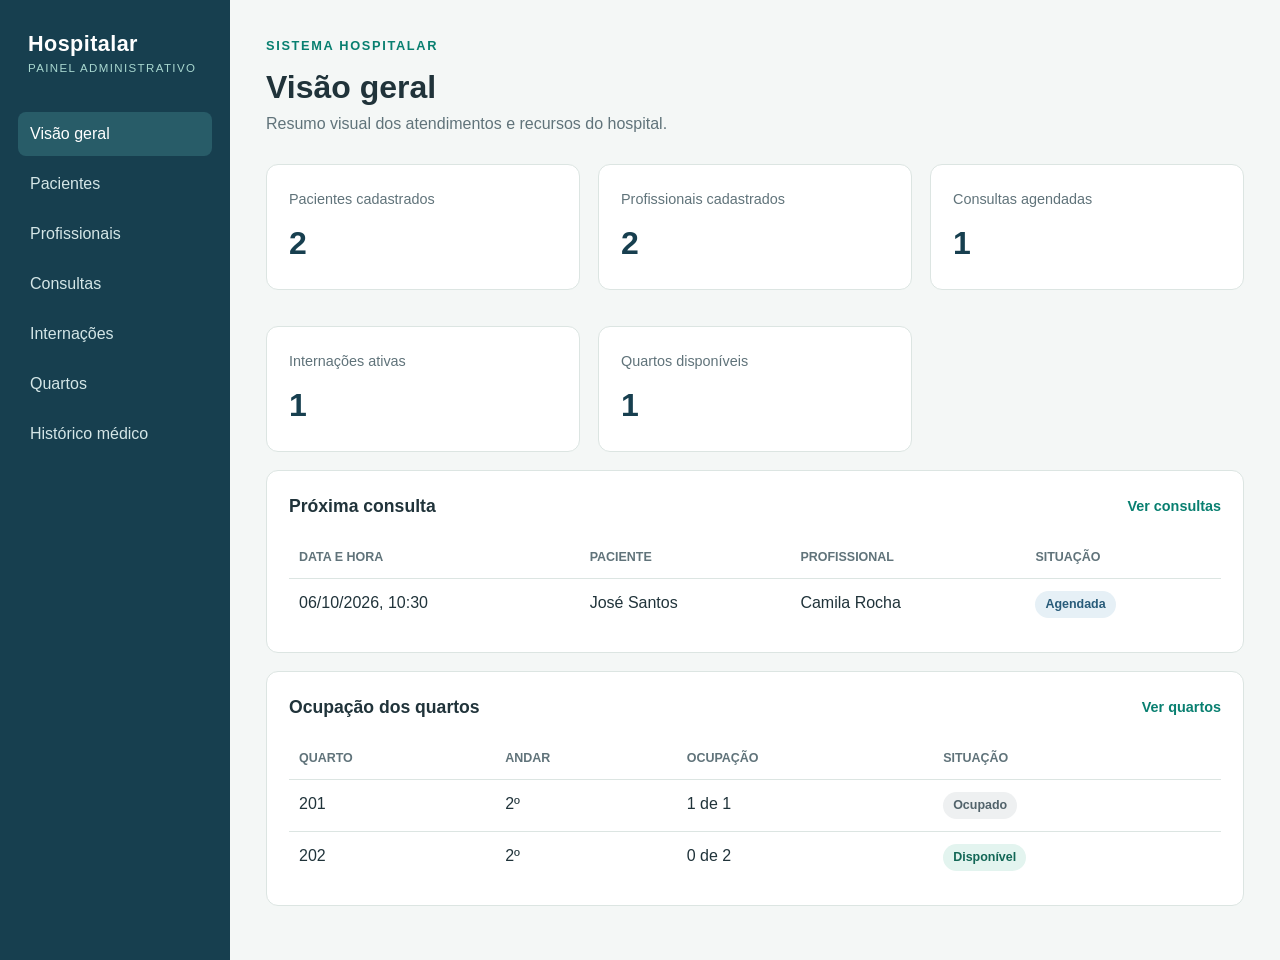
<file: frontend/index.html>
<!doctype html>
<html lang="pt-BR">
<head>
    <meta charset="utf-8">
    <meta name="viewport" content="width=device-width, initial-scale=1">
    <title>Visão geral | Sistema Hospitalar</title>
    <link rel="stylesheet" href="style.css">
</head>
<body>
    <div class="layout">
        <aside class="sidebar">
            <a class="brand" href="index.html">Hospitalar<span>Painel administrativo</span></a>
            <nav class="menu" aria-label="Menu principal">
                <a href="index.html" aria-current="page">Visão geral</a>
                <a href="pacientes.html">Pacientes</a>
                <a href="profissionais.html">Profissionais</a>
                <a href="consultas.html">Consultas</a>
                <a href="internacoes.html">Internações</a>
                <a href="quartos.html">Quartos</a>
                <a href="historico.html">Histórico médico</a>
            </nav>
        </aside>
        <main>
            <p class="eyebrow">Sistema Hospitalar</p>
            <h1>Visão geral</h1>
            <p class="subtitle">Resumo visual dos atendimentos e recursos do hospital.</p>

            <section class="grid" aria-label="Indicadores">
                <div class="card"><span class="stat-label">Pacientes cadastrados</span><strong class="stat-value">2</strong></div>
                <div class="card"><span class="stat-label">Profissionais cadastrados</span><strong class="stat-value">2</strong></div>
                <div class="card"><span class="stat-label">Consultas agendadas</span><strong class="stat-value">1</strong></div>
                <div class="card"><span class="stat-label">Internações ativas</span><strong class="stat-value">1</strong></div>
                <div class="card"><span class="stat-label">Quartos disponíveis</span><strong class="stat-value">1</strong></div>
            </section>

            <section class="card">
                <div class="section-title"><h2>Próxima consulta</h2><a class="text-link" href="consultas.html">Ver consultas</a></div>
                <div class="table-wrap">
                    <table>
                        <thead><tr><th>Data e hora</th><th>Paciente</th><th>Profissional</th><th>Situação</th></tr></thead>
                        <tbody><tr><td>06/10/2026, 10:30</td><td>José Santos</td><td>Camila Rocha</td><td><span class="badge blue">Agendada</span></td></tr></tbody>
                    </table>
                </div>
            </section>

            <section class="card">
                <div class="section-title"><h2>Ocupação dos quartos</h2><a class="text-link" href="quartos.html">Ver quartos</a></div>
                <div class="table-wrap">
                    <table>
                        <thead><tr><th>Quarto</th><th>Andar</th><th>Ocupação</th><th>Situação</th></tr></thead>
                        <tbody>
                            <tr><td>201</td><td>2º</td><td>1 de 1</td><td><span class="badge gray">Ocupado</span></td></tr>
                            <tr><td>202</td><td>2º</td><td>0 de 2</td><td><span class="badge">Disponível</span></td></tr>
                        </tbody>
                    </table>
                </div>
            </section>
        </main>
    </div>
</body>
</html>
</file>
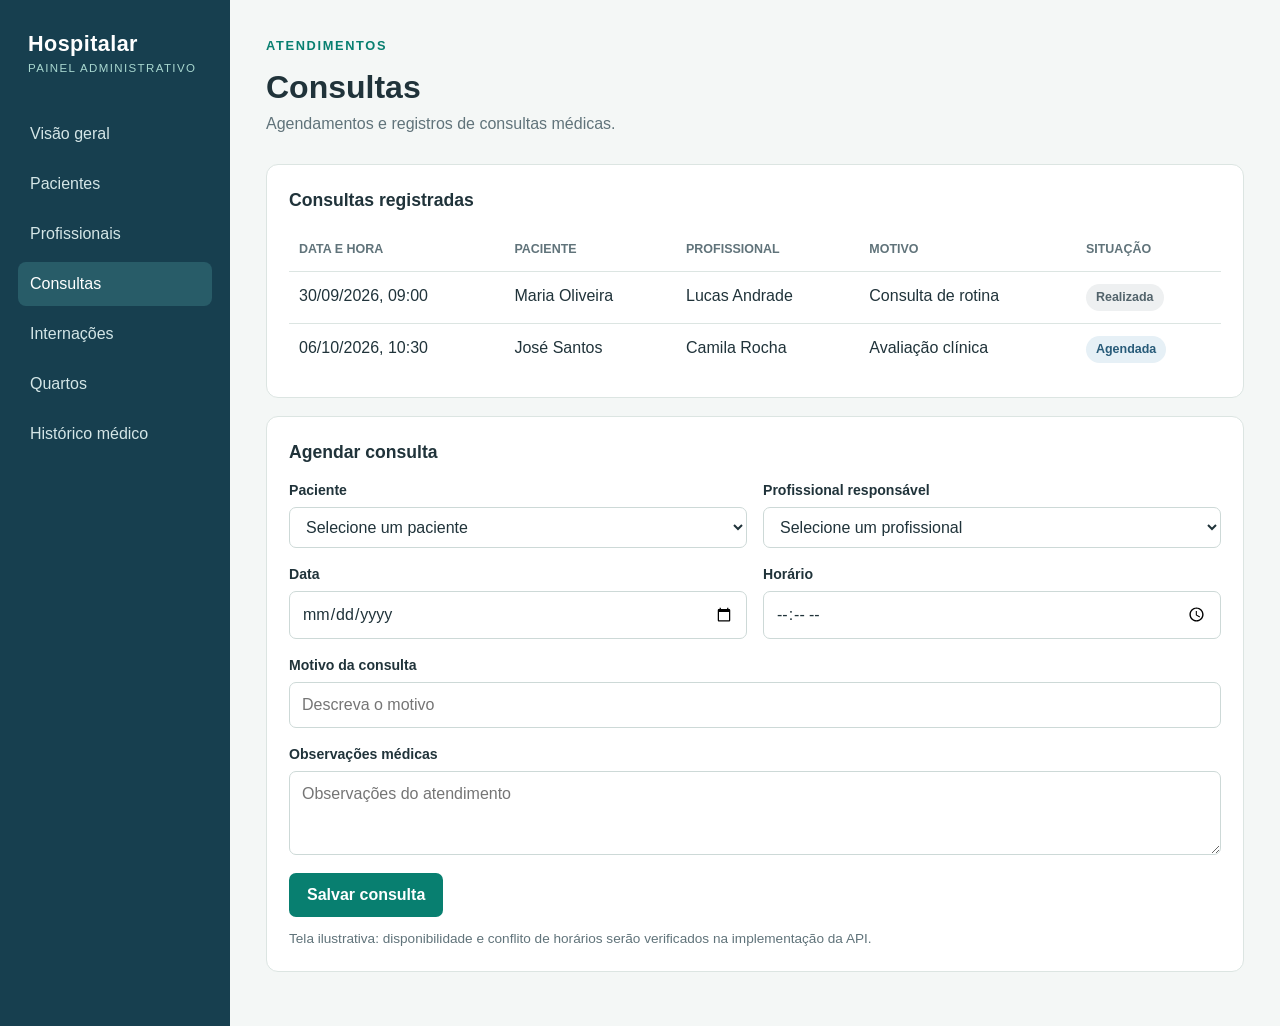
<file: frontend/consultas.html>
<!doctype html>
<html lang="pt-BR">
<head>
    <meta charset="utf-8">
    <meta name="viewport" content="width=device-width, initial-scale=1">
    <title>Consultas | Sistema Hospitalar</title>
    <link rel="stylesheet" href="style.css">
</head>
<body>
    <div class="layout">
        <aside class="sidebar">
            <a class="brand" href="index.html">Hospitalar<span>Painel administrativo</span></a>
            <nav class="menu" aria-label="Menu principal">
                <a href="index.html">Visão geral</a>
                <a href="pacientes.html">Pacientes</a>
                <a href="profissionais.html">Profissionais</a>
                <a href="consultas.html" aria-current="page">Consultas</a>
                <a href="internacoes.html">Internações</a>
                <a href="quartos.html">Quartos</a>
                <a href="historico.html">Histórico médico</a>
            </nav>
        </aside>
        <main>
            <p class="eyebrow">Atendimentos</p>
            <h1>Consultas</h1>
            <p class="subtitle">Agendamentos e registros de consultas médicas.</p>

            <section class="card">
                <h2>Consultas registradas</h2>
                <div class="table-wrap">
                    <table>
                        <thead><tr><th>Data e hora</th><th>Paciente</th><th>Profissional</th><th>Motivo</th><th>Situação</th></tr></thead>
                        <tbody>
                            <tr><td>30/09/2026, 09:00</td><td>Maria Oliveira</td><td>Lucas Andrade</td><td>Consulta de rotina</td><td><span class="badge gray">Realizada</span></td></tr>
                            <tr><td>06/10/2026, 10:30</td><td>José Santos</td><td>Camila Rocha</td><td>Avaliação clínica</td><td><span class="badge blue">Agendada</span></td></tr>
                        </tbody>
                    </table>
                </div>
            </section>

            <section class="card">
                <h2>Agendar consulta</h2>
                <div class="form-grid">
                    <div class="field"><label for="paciente">Paciente</label><select id="paciente"><option>Selecione um paciente</option><option>Maria Oliveira</option><option>José Santos</option></select></div>
                    <div class="field"><label for="profissional">Profissional responsável</label><select id="profissional"><option>Selecione um profissional</option><option>Lucas Andrade</option><option>Camila Rocha</option></select></div>
                    <div class="field"><label for="data">Data</label><input id="data" type="date"></div>
                    <div class="field"><label for="horario">Horário</label><input id="horario" type="time"></div>
                    <div class="field full"><label for="motivo">Motivo da consulta</label><input id="motivo" type="text" placeholder="Descreva o motivo"></div>
                    <div class="field full"><label for="observacoes">Observações médicas</label><textarea id="observacoes" placeholder="Observações do atendimento"></textarea></div>
                </div>
                <button class="button" type="button">Salvar consulta</button>
                <p class="note">Tela ilustrativa: disponibilidade e conflito de horários serão verificados na implementação da API.</p>
            </section>
        </main>
    </div>
</body>
</html>
</file>
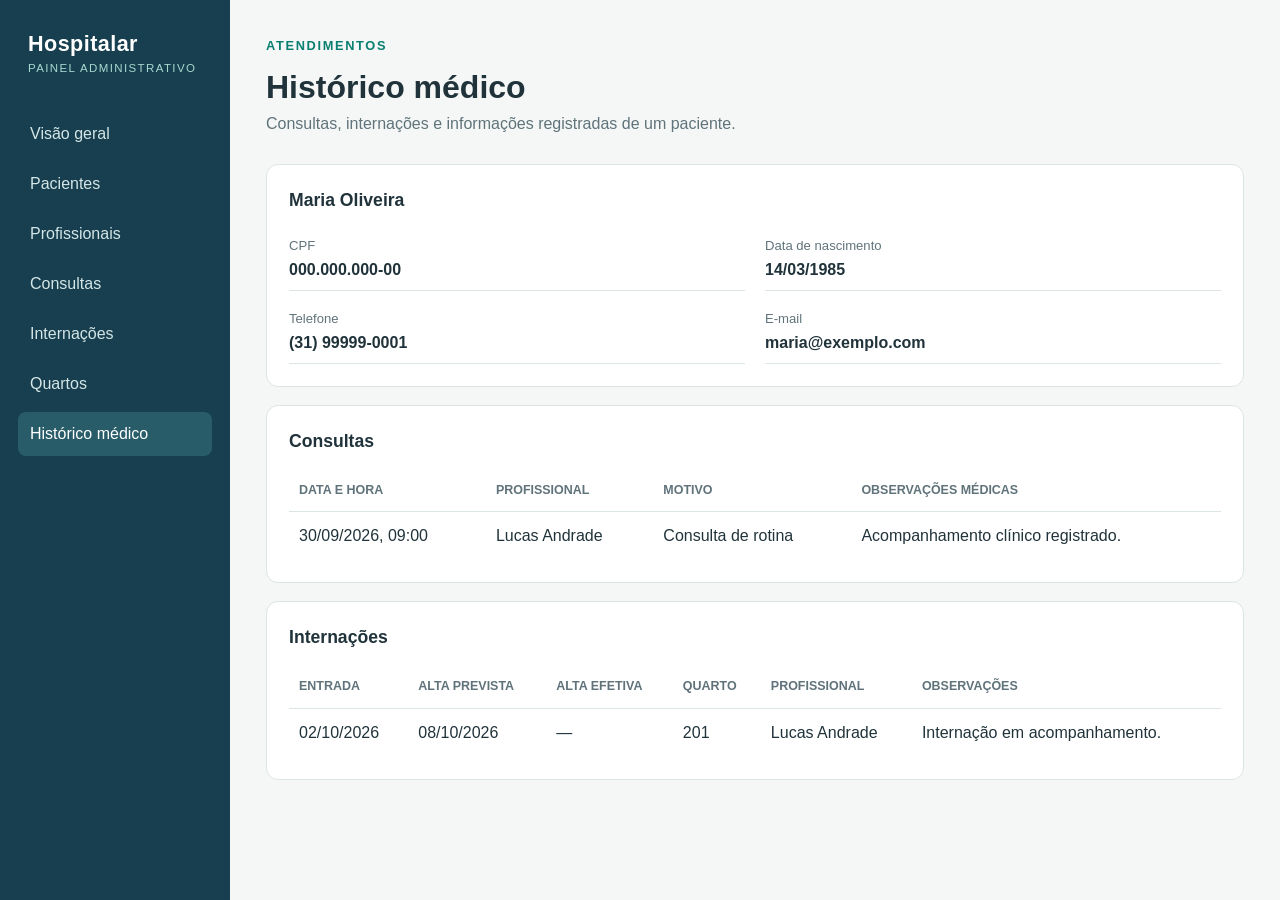
<file: frontend/historico.html>
<!doctype html>
<html lang="pt-BR">
<head>
    <meta charset="utf-8">
    <meta name="viewport" content="width=device-width, initial-scale=1">
    <title>Histórico médico | Sistema Hospitalar</title>
    <link rel="stylesheet" href="style.css">
</head>
<body>
    <div class="layout">
        <aside class="sidebar">
            <a class="brand" href="index.html">Hospitalar<span>Painel administrativo</span></a>
            <nav class="menu" aria-label="Menu principal">
                <a href="index.html">Visão geral</a>
                <a href="pacientes.html">Pacientes</a>
                <a href="profissionais.html">Profissionais</a>
                <a href="consultas.html">Consultas</a>
                <a href="internacoes.html">Internações</a>
                <a href="quartos.html">Quartos</a>
                <a href="historico.html" aria-current="page">Histórico médico</a>
            </nav>
        </aside>
        <main>
            <p class="eyebrow">Atendimentos</p>
            <h1>Histórico médico</h1>
            <p class="subtitle">Consultas, internações e informações registradas de um paciente.</p>

            <section class="card">
                <h2>Maria Oliveira</h2>
                <dl class="details">
                    <div><dt>CPF</dt><dd>000.000.000-00</dd></div>
                    <div><dt>Data de nascimento</dt><dd>14/03/1985</dd></div>
                    <div><dt>Telefone</dt><dd>(31) 99999-0001</dd></div>
                    <div><dt>E-mail</dt><dd>maria@exemplo.com</dd></div>
                </dl>
            </section>

            <section class="card">
                <h2>Consultas</h2>
                <div class="table-wrap">
                    <table>
                        <thead><tr><th>Data e hora</th><th>Profissional</th><th>Motivo</th><th>Observações médicas</th></tr></thead>
                        <tbody><tr><td>30/09/2026, 09:00</td><td>Lucas Andrade</td><td>Consulta de rotina</td><td>Acompanhamento clínico registrado.</td></tr></tbody>
                    </table>
                </div>
            </section>

            <section class="card">
                <h2>Internações</h2>
                <div class="table-wrap">
                    <table>
                        <thead><tr><th>Entrada</th><th>Alta prevista</th><th>Alta efetiva</th><th>Quarto</th><th>Profissional</th><th>Observações</th></tr></thead>
                        <tbody><tr><td>02/10/2026</td><td>08/10/2026</td><td>—</td><td>201</td><td>Lucas Andrade</td><td>Internação em acompanhamento.</td></tr></tbody>
                    </table>
                </div>
            </section>
        </main>
    </div>
</body>
</html>
</file>
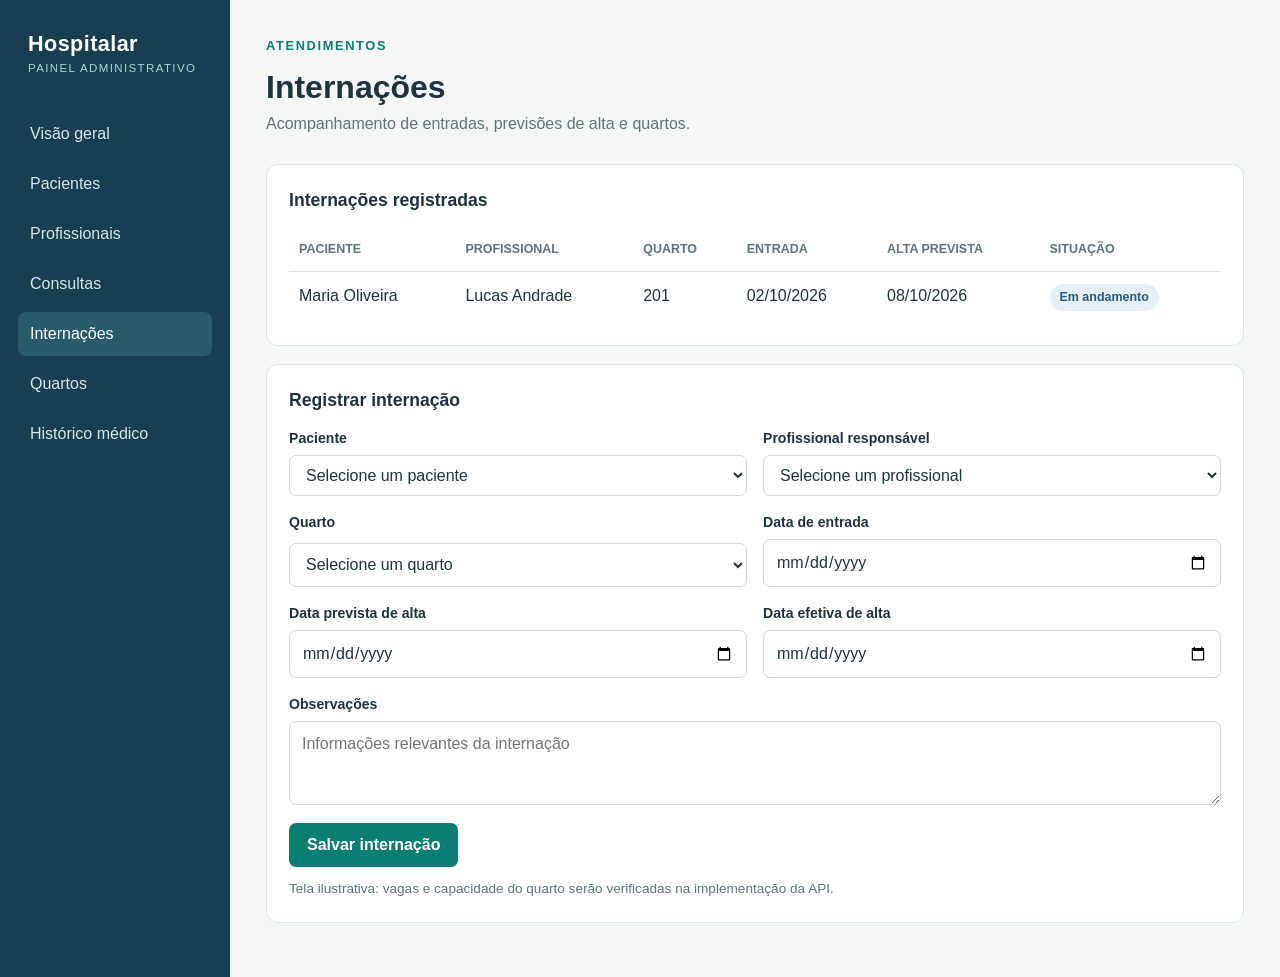
<file: frontend/internacoes.html>
<!doctype html>
<html lang="pt-BR">
<head>
    <meta charset="utf-8">
    <meta name="viewport" content="width=device-width, initial-scale=1">
    <title>Internações | Sistema Hospitalar</title>
    <link rel="stylesheet" href="style.css">
</head>
<body>
    <div class="layout">
        <aside class="sidebar">
            <a class="brand" href="index.html">Hospitalar<span>Painel administrativo</span></a>
            <nav class="menu" aria-label="Menu principal">
                <a href="index.html">Visão geral</a>
                <a href="pacientes.html">Pacientes</a>
                <a href="profissionais.html">Profissionais</a>
                <a href="consultas.html">Consultas</a>
                <a href="internacoes.html" aria-current="page">Internações</a>
                <a href="quartos.html">Quartos</a>
                <a href="historico.html">Histórico médico</a>
            </nav>
        </aside>
        <main>
            <p class="eyebrow">Atendimentos</p>
            <h1>Internações</h1>
            <p class="subtitle">Acompanhamento de entradas, previsões de alta e quartos.</p>

            <section class="card">
                <h2>Internações registradas</h2>
                <div class="table-wrap">
                    <table>
                        <thead><tr><th>Paciente</th><th>Profissional</th><th>Quarto</th><th>Entrada</th><th>Alta prevista</th><th>Situação</th></tr></thead>
                        <tbody><tr><td>Maria Oliveira</td><td>Lucas Andrade</td><td>201</td><td>02/10/2026</td><td>08/10/2026</td><td><span class="badge blue">Em andamento</span></td></tr></tbody>
                    </table>
                </div>
            </section>

            <section class="card">
                <h2>Registrar internação</h2>
                <div class="form-grid">
                    <div class="field"><label for="paciente">Paciente</label><select id="paciente"><option>Selecione um paciente</option><option>Maria Oliveira</option><option>José Santos</option></select></div>
                    <div class="field"><label for="profissional">Profissional responsável</label><select id="profissional"><option>Selecione um profissional</option><option>Lucas Andrade</option><option>Camila Rocha</option></select></div>
                    <div class="field"><label for="quarto">Quarto</label><select id="quarto"><option>Selecione um quarto</option><option>202 — 2 vagas</option></select></div>
                    <div class="field"><label for="entrada">Data de entrada</label><input id="entrada" type="date"></div>
                    <div class="field"><label for="prevista">Data prevista de alta</label><input id="prevista" type="date"></div>
                    <div class="field"><label for="efetiva">Data efetiva de alta</label><input id="efetiva" type="date"></div>
                    <div class="field full"><label for="observacoes">Observações</label><textarea id="observacoes" placeholder="Informações relevantes da internação"></textarea></div>
                </div>
                <button class="button" type="button">Salvar internação</button>
                <p class="note">Tela ilustrativa: vagas e capacidade do quarto serão verificadas na implementação da API.</p>
            </section>
        </main>
    </div>
</body>
</html>
</file>
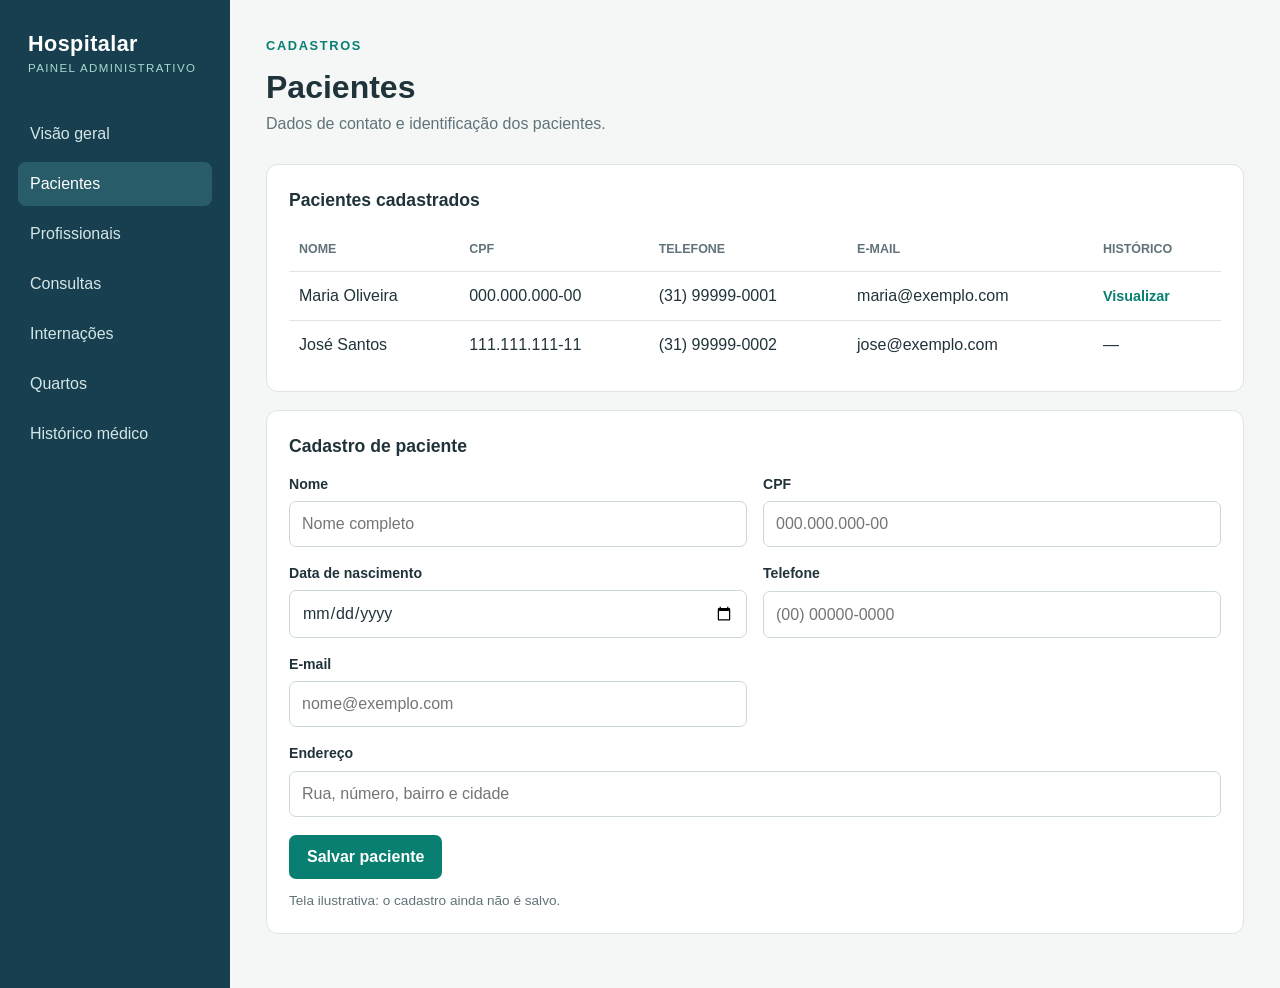
<file: frontend/pacientes.html>
<!doctype html>
<html lang="pt-BR">
<head>
    <meta charset="utf-8">
    <meta name="viewport" content="width=device-width, initial-scale=1">
    <title>Pacientes | Sistema Hospitalar</title>
    <link rel="stylesheet" href="style.css">
</head>
<body>
    <div class="layout">
        <aside class="sidebar">
            <a class="brand" href="index.html">Hospitalar<span>Painel administrativo</span></a>
            <nav class="menu" aria-label="Menu principal">
                <a href="index.html">Visão geral</a>
                <a href="pacientes.html" aria-current="page">Pacientes</a>
                <a href="profissionais.html">Profissionais</a>
                <a href="consultas.html">Consultas</a>
                <a href="internacoes.html">Internações</a>
                <a href="quartos.html">Quartos</a>
                <a href="historico.html">Histórico médico</a>
            </nav>
        </aside>
        <main>
            <p class="eyebrow">Cadastros</p>
            <h1>Pacientes</h1>
            <p class="subtitle">Dados de contato e identificação dos pacientes.</p>

            <section class="card">
                <h2>Pacientes cadastrados</h2>
                <div class="table-wrap">
                    <table>
                        <thead><tr><th>Nome</th><th>CPF</th><th>Telefone</th><th>E-mail</th><th>Histórico</th></tr></thead>
                        <tbody>
                            <tr><td>Maria Oliveira</td><td>000.000.000-00</td><td>(31) 99999-0001</td><td>maria@exemplo.com</td><td><a class="text-link" href="historico.html">Visualizar</a></td></tr>
                            <tr><td>José Santos</td><td>111.111.111-11</td><td>(31) 99999-0002</td><td>jose@exemplo.com</td><td>—</td></tr>
                        </tbody>
                    </table>
                </div>
            </section>

            <section class="card">
                <h2>Cadastro de paciente</h2>
                <div class="form-grid">
                    <div class="field"><label for="nome">Nome</label><input id="nome" type="text" placeholder="Nome completo"></div>
                    <div class="field"><label for="cpf">CPF</label><input id="cpf" type="text" placeholder="000.000.000-00"></div>
                    <div class="field"><label for="nascimento">Data de nascimento</label><input id="nascimento" type="date"></div>
                    <div class="field"><label for="telefone">Telefone</label><input id="telefone" type="tel" placeholder="(00) 00000-0000"></div>
                    <div class="field"><label for="email">E-mail</label><input id="email" type="email" placeholder="nome@exemplo.com"></div>
                    <div class="field full"><label for="endereco">Endereço</label><input id="endereco" type="text" placeholder="Rua, número, bairro e cidade"></div>
                </div>
                <button class="button" type="button">Salvar paciente</button>
                <p class="note">Tela ilustrativa: o cadastro ainda não é salvo.</p>
            </section>
        </main>
    </div>
</body>
</html>
</file>
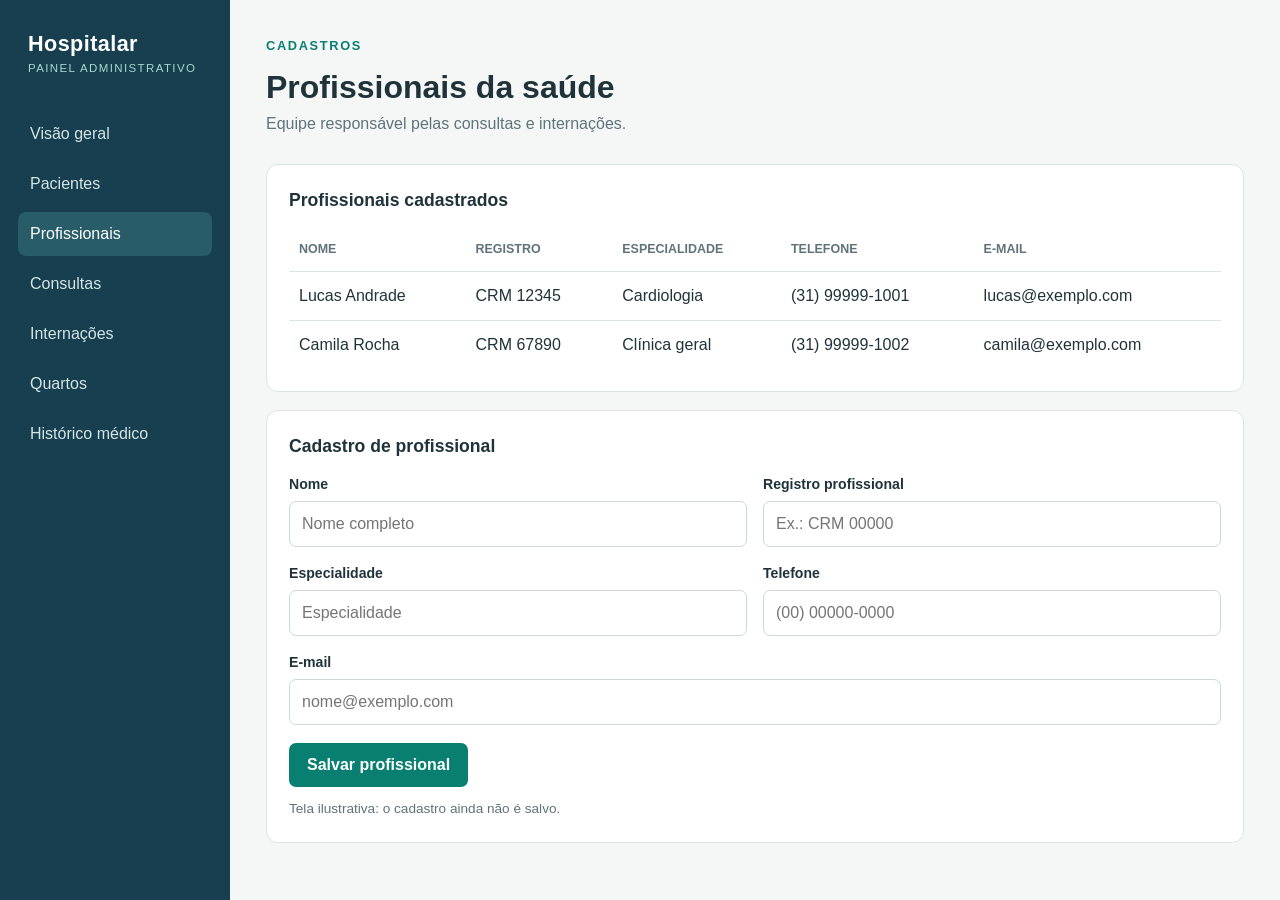
<file: frontend/profissionais.html>
<!doctype html>
<html lang="pt-BR">
<head>
    <meta charset="utf-8">
    <meta name="viewport" content="width=device-width, initial-scale=1">
    <title>Profissionais | Sistema Hospitalar</title>
    <link rel="stylesheet" href="style.css">
</head>
<body>
    <div class="layout">
        <aside class="sidebar">
            <a class="brand" href="index.html">Hospitalar<span>Painel administrativo</span></a>
            <nav class="menu" aria-label="Menu principal">
                <a href="index.html">Visão geral</a>
                <a href="pacientes.html">Pacientes</a>
                <a href="profissionais.html" aria-current="page">Profissionais</a>
                <a href="consultas.html">Consultas</a>
                <a href="internacoes.html">Internações</a>
                <a href="quartos.html">Quartos</a>
                <a href="historico.html">Histórico médico</a>
            </nav>
        </aside>
        <main>
            <p class="eyebrow">Cadastros</p>
            <h1>Profissionais da saúde</h1>
            <p class="subtitle">Equipe responsável pelas consultas e internações.</p>

            <section class="card">
                <h2>Profissionais cadastrados</h2>
                <div class="table-wrap">
                    <table>
                        <thead><tr><th>Nome</th><th>Registro</th><th>Especialidade</th><th>Telefone</th><th>E-mail</th></tr></thead>
                        <tbody>
                            <tr><td>Lucas Andrade</td><td>CRM 12345</td><td>Cardiologia</td><td>(31) 99999-1001</td><td>lucas@exemplo.com</td></tr>
                            <tr><td>Camila Rocha</td><td>CRM 67890</td><td>Clínica geral</td><td>(31) 99999-1002</td><td>camila@exemplo.com</td></tr>
                        </tbody>
                    </table>
                </div>
            </section>

            <section class="card">
                <h2>Cadastro de profissional</h2>
                <div class="form-grid">
                    <div class="field"><label for="nome">Nome</label><input id="nome" type="text" placeholder="Nome completo"></div>
                    <div class="field"><label for="registro">Registro profissional</label><input id="registro" type="text" placeholder="Ex.: CRM 00000"></div>
                    <div class="field"><label for="especialidade">Especialidade</label><input id="especialidade" type="text" placeholder="Especialidade"></div>
                    <div class="field"><label for="telefone">Telefone</label><input id="telefone" type="tel" placeholder="(00) 00000-0000"></div>
                    <div class="field full"><label for="email">E-mail</label><input id="email" type="email" placeholder="nome@exemplo.com"></div>
                </div>
                <button class="button" type="button">Salvar profissional</button>
                <p class="note">Tela ilustrativa: o cadastro ainda não é salvo.</p>
            </section>
        </main>
    </div>
</body>
</html>
</file>
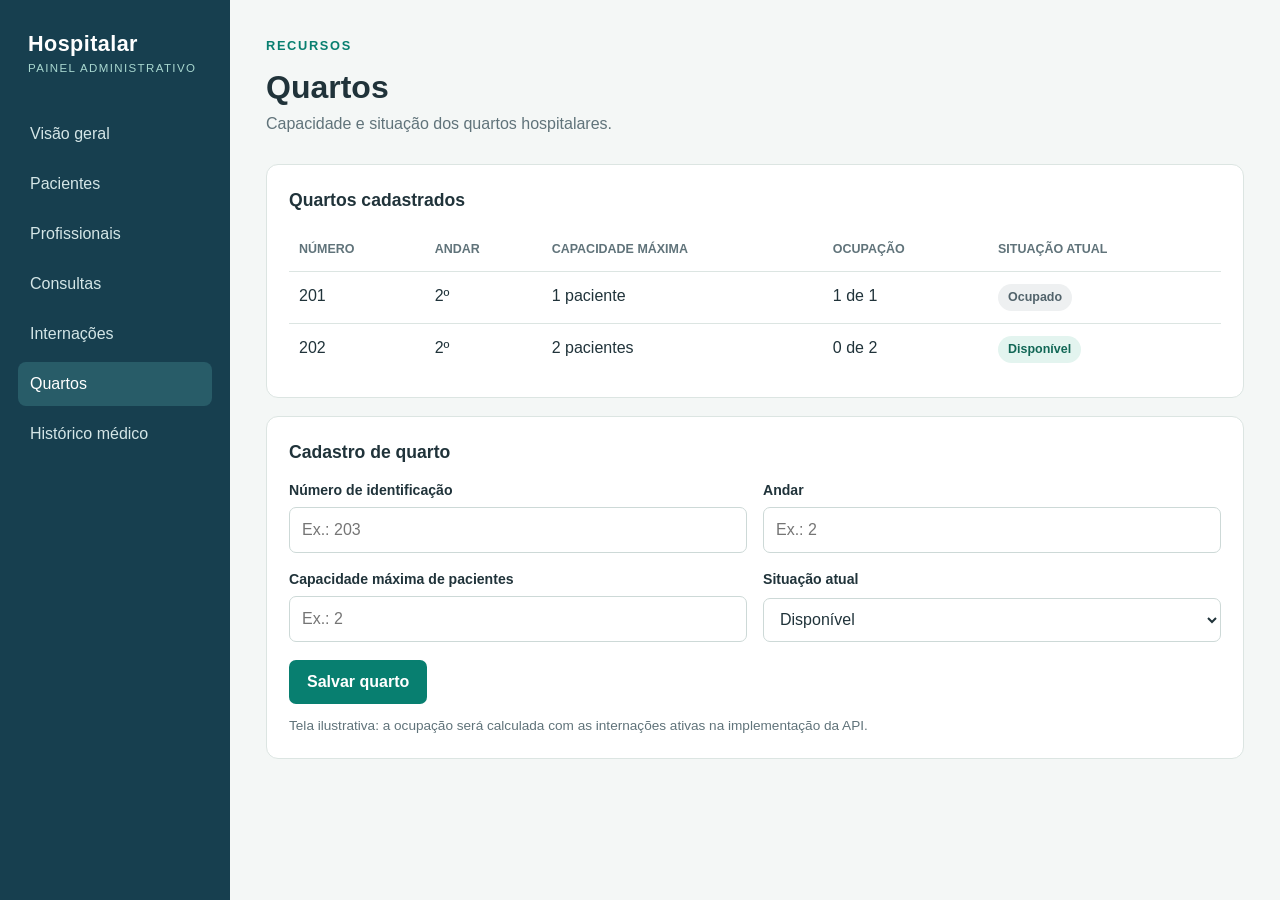
<file: frontend/quartos.html>
<!doctype html>
<html lang="pt-BR">
<head>
    <meta charset="utf-8">
    <meta name="viewport" content="width=device-width, initial-scale=1">
    <title>Quartos | Sistema Hospitalar</title>
    <link rel="stylesheet" href="style.css">
</head>
<body>
    <div class="layout">
        <aside class="sidebar">
            <a class="brand" href="index.html">Hospitalar<span>Painel administrativo</span></a>
            <nav class="menu" aria-label="Menu principal">
                <a href="index.html">Visão geral</a>
                <a href="pacientes.html">Pacientes</a>
                <a href="profissionais.html">Profissionais</a>
                <a href="consultas.html">Consultas</a>
                <a href="internacoes.html">Internações</a>
                <a href="quartos.html" aria-current="page">Quartos</a>
                <a href="historico.html">Histórico médico</a>
            </nav>
        </aside>
        <main>
            <p class="eyebrow">Recursos</p>
            <h1>Quartos</h1>
            <p class="subtitle">Capacidade e situação dos quartos hospitalares.</p>

            <section class="card">
                <h2>Quartos cadastrados</h2>
                <div class="table-wrap">
                    <table>
                        <thead><tr><th>Número</th><th>Andar</th><th>Capacidade máxima</th><th>Ocupação</th><th>Situação atual</th></tr></thead>
                        <tbody>
                            <tr><td>201</td><td>2º</td><td>1 paciente</td><td>1 de 1</td><td><span class="badge gray">Ocupado</span></td></tr>
                            <tr><td>202</td><td>2º</td><td>2 pacientes</td><td>0 de 2</td><td><span class="badge">Disponível</span></td></tr>
                        </tbody>
                    </table>
                </div>
            </section>

            <section class="card">
                <h2>Cadastro de quarto</h2>
                <div class="form-grid">
                    <div class="field"><label for="numero">Número de identificação</label><input id="numero" type="text" placeholder="Ex.: 203"></div>
                    <div class="field"><label for="andar">Andar</label><input id="andar" type="number" placeholder="Ex.: 2"></div>
                    <div class="field"><label for="capacidade">Capacidade máxima de pacientes</label><input id="capacidade" type="number" placeholder="Ex.: 2"></div>
                    <div class="field"><label for="situacao">Situação atual</label><select id="situacao"><option>Disponível</option><option>Ocupado</option></select></div>
                </div>
                <button class="button" type="button">Salvar quarto</button>
                <p class="note">Tela ilustrativa: a ocupação será calculada com as internações ativas na implementação da API.</p>
            </section>
        </main>
    </div>
</body>
</html>
</file>
<file: frontend/style.css>
:root {
    --azul: #173f4f;
    --verde: #087f70;
    --fundo: #f4f7f6;
    --borda: #dce5e2;
    --texto: #20333a;
    --muted: #60737a;
}

* {
    box-sizing: border-box;
}

body {
    margin: 0;
    background: var(--fundo);
    color: var(--texto);
    font-family: "Segoe UI", Tahoma, sans-serif;
    line-height: 1.5;
}

a {
    color: inherit;
}

.layout {
    display: grid;
    grid-template-columns: 230px minmax(0, 1fr);
    min-height: 100vh;
}

.sidebar {
    background: var(--azul);
    color: #fff;
    padding: 28px 18px;
}

.brand {
    display: block;
    margin: 0 10px 34px;
    color: #fff;
    font-size: 1.35rem;
    font-weight: 700;
    letter-spacing: .02em;
    text-decoration: none;
}

.brand span {
    display: block;
    color: #a8d7cf;
    font-size: .72rem;
    font-weight: 500;
    letter-spacing: .12em;
    text-transform: uppercase;
}

.menu {
    display: grid;
    gap: 6px;
}

.menu a {
    border-radius: 8px;
    color: #d4e6e7;
    padding: 10px 12px;
    text-decoration: none;
}

.menu a:hover,
.menu a[aria-current="page"] {
    background: #285c68;
    color: #fff;
}

main {
    width: min(1180px, 100%);
    padding: 36px;
}

.eyebrow {
    color: var(--verde);
    font-size: .8rem;
    font-weight: 700;
    letter-spacing: .13em;
    text-transform: uppercase;
}

h1,
h2,
h3,
p {
    margin-top: 0;
}

h1 {
    margin-bottom: 6px;
    font-size: 2rem;
    line-height: 1.2;
}

h2 {
    font-size: 1.1rem;
}

.subtitle {
    color: var(--muted);
    margin-bottom: 28px;
}

.grid {
    display: grid;
    gap: 18px;
    grid-template-columns: repeat(3, minmax(0, 1fr));
}

.card {
    background: #fff;
    border: 1px solid var(--borda);
    border-radius: 12px;
    margin-bottom: 18px;
    padding: 22px;
}

.stat-label {
    color: var(--muted);
    font-size: .9rem;
}

.stat-value {
    color: var(--azul);
    display: block;
    font-size: 2rem;
    font-weight: 700;
    margin-top: 8px;
}

.section-title {
    align-items: center;
    display: flex;
    justify-content: space-between;
    gap: 16px;
    margin-bottom: 16px;
}

.section-title h2 {
    margin: 0;
}

.text-link {
    color: var(--verde);
    font-size: .9rem;
    font-weight: 600;
    text-decoration: none;
}

.table-wrap {
    overflow-x: auto;
}

table {
    border-collapse: collapse;
    width: 100%;
}

th,
td {
    border-bottom: 1px solid var(--borda);
    padding: 12px 10px;
    text-align: left;
    vertical-align: top;
}

th {
    color: var(--muted);
    font-size: .78rem;
    font-weight: 700;
    text-transform: uppercase;
}

tr:last-child td {
    border-bottom: 0;
}

.badge {
    background: #e3f4ef;
    border-radius: 20px;
    color: #126756;
    display: inline-block;
    font-size: .78rem;
    font-weight: 700;
    padding: 4px 10px;
    white-space: nowrap;
}

.badge.blue {
    background: #e6f0f6;
    color: #285b79;
}

.badge.gray {
    background: #eef0f1;
    color: #52636b;
}

.form-grid {
    display: grid;
    gap: 16px;
    grid-template-columns: repeat(2, minmax(0, 1fr));
}

.field {
    display: grid;
    gap: 6px;
}

.field.full {
    grid-column: 1 / -1;
}

label {
    font-size: .88rem;
    font-weight: 600;
}

input,
select,
textarea {
    background: #fff;
    border: 1px solid #cdd9d7;
    border-radius: 7px;
    color: var(--texto);
    font: inherit;
    min-width: 0;
    padding: 10px 12px;
    width: 100%;
}

textarea {
    min-height: 84px;
    resize: vertical;
}

.button {
    background: var(--verde);
    border: 0;
    border-radius: 7px;
    color: #fff;
    display: inline-block;
    font: inherit;
    font-weight: 600;
    margin-top: 18px;
    padding: 10px 18px;
}

.note {
    color: var(--muted);
    font-size: .85rem;
    margin: 12px 0 0;
}

.details {
    display: grid;
    gap: 10px 20px;
    grid-template-columns: repeat(2, minmax(0, 1fr));
    margin: 0;
}

.details div {
    border-bottom: 1px solid var(--borda);
    padding: 8px 0;
}

.details dt {
    color: var(--muted);
    font-size: .82rem;
}

.details dd {
    margin: 2px 0 0;
    font-weight: 600;
}

@media (max-width: 860px) {
    .layout {
        display: block;
    }

    .sidebar {
        padding: 18px;
    }

    .brand {
        margin: 0 0 14px;
    }

    .menu {
        display: flex;
        flex-wrap: wrap;
    }

    main {
        padding: 24px;
    }

    .grid {
        grid-template-columns: repeat(2, minmax(0, 1fr));
    }
}

@media (max-width: 560px) {
    main {
        padding: 18px;
    }

    .grid,
    .form-grid,
    .details {
        grid-template-columns: 1fr;
    }

    .section-title {
        align-items: flex-start;
        flex-direction: column;
    }
}
</file>
